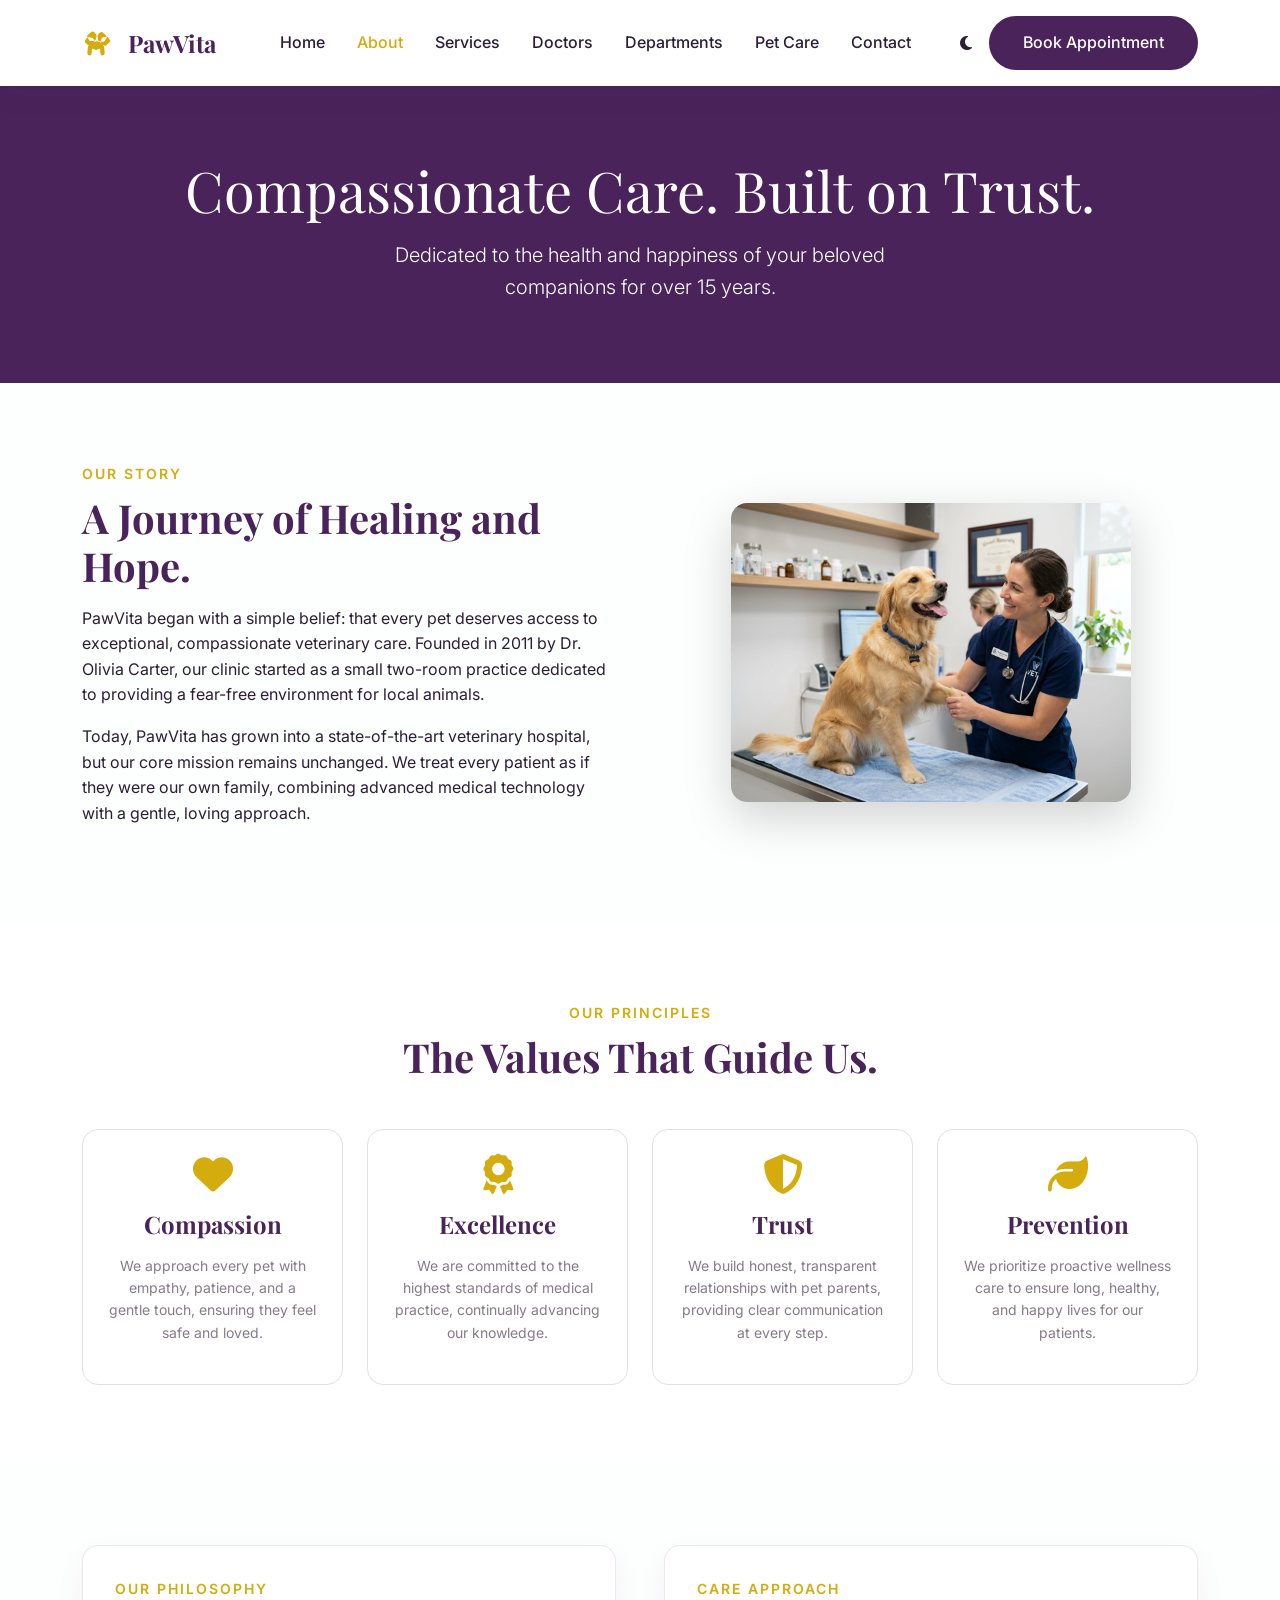
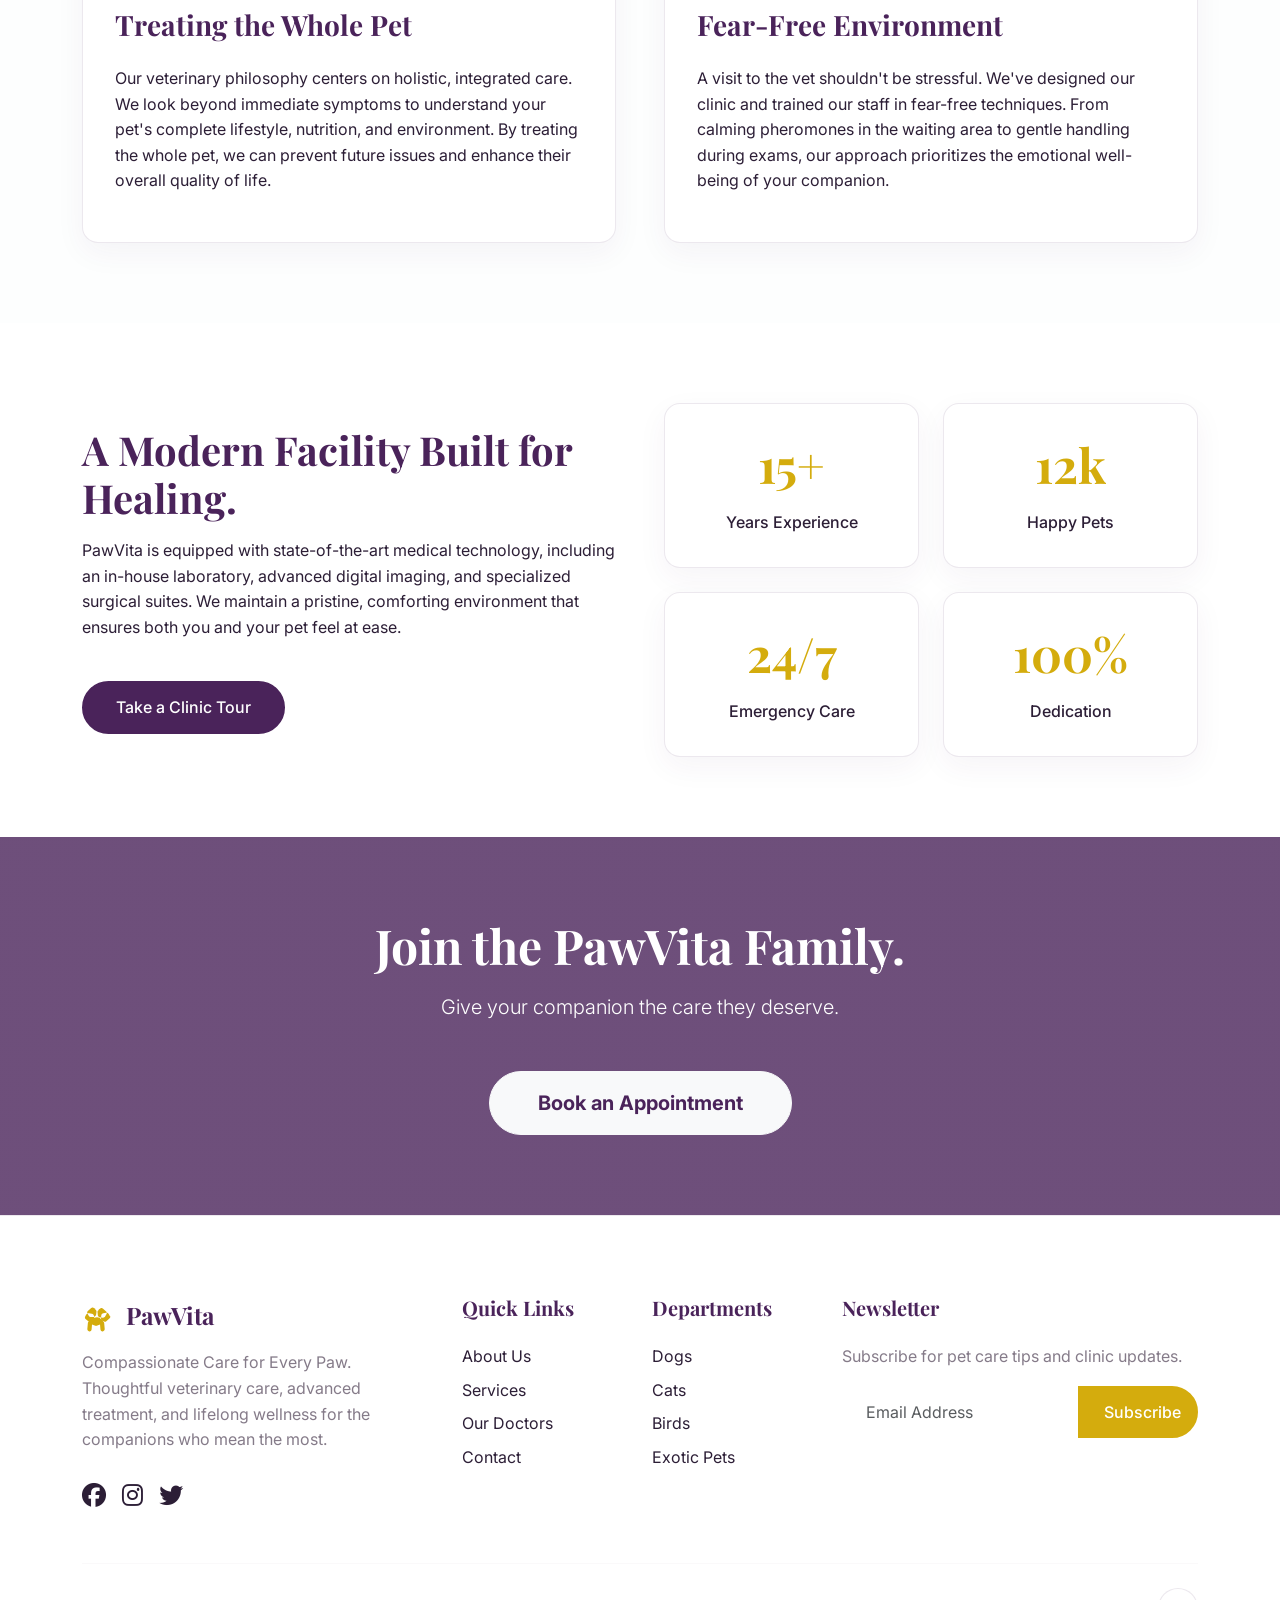
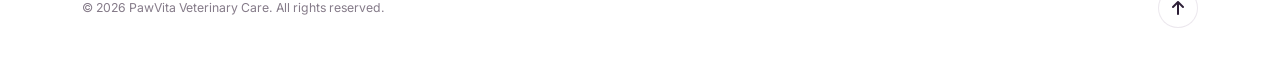
<file: about.html>
<!DOCTYPE html>
<html lang="en" dir="ltr" data-theme="light">
<head>
    <meta charset="UTF-8">
    <meta name="viewport" content="width=device-width, initial-scale=1.0">
    <title>About Us | PawVita Veterinary Care</title>
    <link rel="icon" href="assets/images/favicon.svg" type="image/svg+xml">
    
    <!-- Google Fonts -->
    <link rel="preconnect" href="https://fonts.googleapis.com">
    <link rel="preconnect" href="https://fonts.gstatic.com" crossorigin>
    <link href="https://fonts.googleapis.com/css2?family=Inter:wght@300;400;500;600&family=Playfair+Display:wght@500;600;700&display=swap" rel="stylesheet">
    
    <!-- Bootstrap 5 CSS -->
    <link href="https://cdn.jsdelivr.net/npm/bootstrap@5.3.2/dist/css/bootstrap.min.css" rel="stylesheet">
    
    <!-- Font Awesome -->
    <link rel="stylesheet" href="https://cdnjs.cloudflare.com/ajax/libs/font-awesome/6.4.2/css/all.min.css">
    
    <!-- Custom CSS -->
    <link rel="stylesheet" href="assets/css/style.css">

    <style>
        .page-hero {
            padding: 156px 0 80px;
            background-color: var(--pv-primary);
            color: var(--pv-white);
            text-align: center;
        }
        .value-icon {
            font-size: 2.5rem;
            color: var(--pv-accent);
            margin-bottom: 1rem;
        }
        .stat-card {
            background-color: var(--theme-surface);
            border-radius: 1rem;
            padding: 2rem;
            text-align: center;
            border: 1px solid var(--theme-border);
            box-shadow: var(--theme-shadow);
            height: 100%;
            display: flex;
            flex-direction: column;
            align-items: center;
            justify-content: center;
        }
        .cta-section {
            background: linear-gradient(rgba(74, 35, 90, 0.8), rgba(74, 35, 90, 0.8)), url('https://images.unsplash.com/photo-1548199973-03cce0bbc87b?auto=format&fit=crop&w=1920&q=80') center/cover fixed;
            color: white;
            text-align: center;
        }
        .cta-section h2 {
            color: white;
        }

        footer {
            background-color: var(--theme-surface);
            color: var(--theme-text);
            padding: 5rem 0 2rem;
            border-top: 1px solid var(--theme-border);
        }
        footer a {
            color: var(--theme-text);
            text-decoration: none;
            transition: color 0.3s ease;
        }
        footer a:hover {
            color: var(--pv-accent);
        }
    </style>
</head>
<body>

    <!-- Header -->
    <nav class="navbar navbar-expand-xl fixed-top">
        <div class="container">
            <a class="navbar-brand" href="index.html">
                <svg xmlns="http://www.w3.org/2000/svg" viewBox="0 0 512 512" width="30" height="30" class="me-2" style="vertical-align: middle;">
  <path fill="var(--pv-accent)" d="M226.5 92.9c14.3 7.3 22.8 23 20.9 39.3l-5.6 48.7c-2 17.5-16.1 31.8-33.5 34.6l-50.5 7.9c-16 2.5-31.9-5-40-19.1l-24.9-43.2c-8-13.8-5.3-31.5 6.6-42.3L157 68.3c10-9.1 24.6-11.2 36.8-5.1l32.7 19.7zM285.5 92.9l32.7-19.7c12.2-6.1 26.8-4 36.8 5.1l57.5 50.5c11.9 10.8 14.6 28.5 6.6 42.3l-24.9 43.2c-8.1 14.1-24 21.6-40 19.1l-50.5-7.9c-17.4-2.8-31.5-17.1-33.5-34.6l-5.6-48.7c-1.9-16.3 6.6-32 20.9-39.3zm193.3 118.8l-24.9-43.2c-8.1-14.1-24-21.6-40-19.1l-50.5 7.9c-17.4 2.8-31.5 17.1-33.5 34.6l-5.6 48.7c-1.9 16.3 6.6 32 20.9 39.3l32.7 19.7c12.2 6.1 26.8 4 36.8-5.1l57.5-50.5c11.9-10.8 14.6-28.5 6.6-42.3zm-399.7-43.2l-24.9 43.2c-8 13.8-5.3 31.5 6.6 42.3l57.5 50.5c10 9.1 24.6 11.2 36.8 5.1l32.7-19.7c14.3-7.3 22.8-23 20.9-39.3l-5.6-48.7c-2-17.5-16.1-31.8-33.5-34.6l-50.5-7.9c-16-2.5-31.9 5-40 19.1zM256 224c-15.5 0-30.8 4.2-43.9 12.1L124.9 288c-14.3 8.3-23.7 23-25.1 39.5l-8.6 100.9c-1.7 20.1 12.9 37.8 33 39.5s37.8-12.9 39.5-33l7.3-86.4 56.6 23.3c7.5 3.1 15.9 3.1 23.5 0l56.6-23.3 7.3 86.4c1.7 20.1 19.4 34.7 39.5 33s34.7-19.4 33-39.5l-8.6-100.9c-1.4-16.5-10.8-31.2-25.1-39.5L299.9 236.1C286.8 228.2 271.5 224 256 224z"/>
</svg> PawVita
            </a>
            <div class="d-flex align-items-center order-xl-last ms-auto gap-3">
                <button class="btn btn-link text-decoration-none p-0" id="themeToggle" style="color: var(--theme-text);">
                    <i class="fas fa-moon fs-5"></i>
                </button>
                <a href="booking.html" class="btn-primary-custom d-none d-xl-block">Book Appointment</a>
                <button class="navbar-toggler border-0 shadow-none p-0" type="button" data-bs-toggle="collapse" data-bs-target="#mainNav" aria-controls="mainNav" aria-expanded="false" aria-label="Toggle navigation">
                    <i class="fas fa-bars fs-3" style="color: var(--theme-text);"></i>
                </button>
            </div>
            <div class="collapse navbar-collapse" id="mainNav">
                <ul class="navbar-nav mx-auto mb-2 mb-xl-0">
                    <li class="nav-item"><a class="nav-link" href="index.html">Home</a></li>
                    <li class="nav-item"><a class="nav-link active" href="about.html">About</a></li>
                    <li class="nav-item"><a class="nav-link" href="services.html">Services</a></li>
                    <li class="nav-item"><a class="nav-link" href="doctors.html">Doctors</a></li>
                    <li class="nav-item"><a class="nav-link" href="departments.html">Departments</a></li>
                    <li class="nav-item"><a class="nav-link" href="pet-care.html">Pet Care</a></li>
                    <li class="nav-item"><a class="nav-link" href="contact.html">Contact</a></li>
                </ul>

                <div class="d-xl-none mt-3 mb-2">
                    <a href="booking.html" class="btn-primary-custom w-100 d-block text-center rounded-pill py-2">Book Appointment</a>
                </div>
            </div>
        </div>
    </nav>

    <!-- Page Hero -->
    <section class="page-hero reveal fade-up">
        <div class="container">
            <h1 class="display-4 mb-3" style="color: var(--pv-white);">Compassionate Care. Built on Trust.</h1>
            <p class="lead" style="color: rgba(255,255,255,0.8); max-width: 600px; margin: 0 auto;">Dedicated to the health and happiness of your beloved companions for over 15 years.</p>
        </div>
    </section>

    <!-- Our Story -->
    <section class="section-padding">
        <div class="container">
            <div class="row align-items-center g-5">
                <div class="col-lg-6 reveal slide-left">
                    <span class="section-subtitle">Our Story</span>
                    <h2 class="section-title">A Journey of Healing and Hope.</h2>
                    <p>PawVita began with a simple belief: that every pet deserves access to exceptional, compassionate veterinary care. Founded in 2011 by Dr. Olivia Carter, our clinic started as a small two-room practice dedicated to providing a fear-free environment for local animals.</p>
                    <p>Today, PawVita has grown into a state-of-the-art veterinary hospital, but our core mission remains unchanged. We treat every patient as if they were our own family, combining advanced medical technology with a gentle, loving approach.</p>
                </div>
                <div class="col-lg-6 reveal slide-right delay-200">
                    <img src="assets/images/about-story.jpg" alt="Veterinarian with dog" class="img-fluid rounded-4 shadow-lg w-75 mx-auto d-block">
                </div>
            </div>
        </div>
    </section>

    <!-- Our Values -->
    <section class="section-padding" style="background-color: var(--theme-surface);">
        <div class="container">
            <div class="text-center mb-5 reveal fade-up">
                <span class="section-subtitle">Our Principles</span>
                <h2 class="section-title">The Values That Guide Us.</h2>
            </div>
            <div class="row g-4 text-center">
                <div class="col-md-6 col-lg-3 reveal scale-in delay-100">
                    <div class="p-4 h-100 border border-1 rounded-4" style="border-color: var(--theme-border);">
                        <i class="fas fa-heart value-icon"></i>
                        <h4 class="mb-3">Compassion</h4>
                        <p class="text-muted small">We approach every pet with empathy, patience, and a gentle touch, ensuring they feel safe and loved.</p>
                    </div>
                </div>
                <div class="col-md-6 col-lg-3 reveal scale-in delay-200">
                    <div class="p-4 h-100 border border-1 rounded-4" style="border-color: var(--theme-border);">
                        <i class="fas fa-award value-icon"></i>
                        <h4 class="mb-3">Excellence</h4>
                        <p class="text-muted small">We are committed to the highest standards of medical practice, continually advancing our knowledge.</p>
                    </div>
                </div>
                <div class="col-md-6 col-lg-3 reveal scale-in delay-300">
                    <div class="p-4 h-100 border border-1 rounded-4" style="border-color: var(--theme-border);">
                        <i class="fas fa-shield-alt value-icon"></i>
                        <h4 class="mb-3">Trust</h4>
                        <p class="text-muted small">We build honest, transparent relationships with pet parents, providing clear communication at every step.</p>
                    </div>
                </div>
                <div class="col-md-6 col-lg-3 reveal scale-in delay-400">
                    <div class="p-4 h-100 border border-1 rounded-4" style="border-color: var(--theme-border);">
                        <i class="fas fa-leaf value-icon"></i>
                        <h4 class="mb-3">Prevention</h4>
                        <p class="text-muted small">We prioritize proactive wellness care to ensure long, healthy, and happy lives for our patients.</p>
                    </div>
                </div>
            </div>
        </div>
    </section>

    <!-- Philosophy & Approach -->
    <section class="section-padding">
        <div class="container">
            <div class="row g-5">
                <div class="col-lg-6 reveal slide-up">
                    <div class="custom-card">
                        <span class="section-subtitle">Our Philosophy</span>
                        <h3 class="mb-4" style="font-family: var(--font-heading); color: var(--theme-heading);">Treating the Whole Pet</h3>
                        <p>Our veterinary philosophy centers on holistic, integrated care. We look beyond immediate symptoms to understand your pet's complete lifestyle, nutrition, and environment. By treating the whole pet, we can prevent future issues and enhance their overall quality of life.</p>
                    </div>
                </div>
                <div class="col-lg-6 reveal slide-up delay-200">
                    <div class="custom-card">
                        <span class="section-subtitle">Care Approach</span>
                        <h3 class="mb-4" style="font-family: var(--font-heading); color: var(--theme-heading);">Fear-Free Environment</h3>
                        <p>A visit to the vet shouldn't be stressful. We've designed our clinic and trained our staff in fear-free techniques. From calming pheromones in the waiting area to gentle handling during exams, our approach prioritizes the emotional well-being of your companion.</p>
                    </div>
                </div>
            </div>
        </div>
    </section>

    <!-- Facility & Milestones -->
    <section class="section-padding" style="background-color: var(--theme-surface);">
        <div class="container">
            <div class="row align-items-center g-5">
                <div class="col-lg-6 reveal slide-left">
                    <h2 class="section-title">A Modern Facility Built for Healing.</h2>
                    <p class="mb-4">PawVita is equipped with state-of-the-art medical technology, including an in-house laboratory, advanced digital imaging, and specialized surgical suites. We maintain a pristine, comforting environment that ensures both you and your pet feel at ease.</p>
                    <a href="contact.html" class="btn-primary-custom mt-3">Take a Clinic Tour</a>
                </div>
                <div class="col-lg-6">
                    <div class="row g-4">
                        <div class="col-6 reveal scale-in delay-100">
                            <div class="stat-card">
                                <h3 class="display-5 fw-bold" style="color: var(--pv-accent);">15+</h3>
                                <p class="mb-0 fw-medium">Years Experience</p>
                            </div>
                        </div>
                        <div class="col-6 reveal scale-in delay-200">
                            <div class="stat-card">
                                <h3 class="display-5 fw-bold" style="color: var(--pv-accent);">12k</h3>
                                <p class="mb-0 fw-medium">Happy Pets</p>
                            </div>
                        </div>
                        <div class="col-6 reveal scale-in delay-300">
                            <div class="stat-card">
                                <h3 class="display-5 fw-bold" style="color: var(--pv-accent);">24/7</h3>
                                <p class="mb-0 fw-medium">Emergency Care</p>
                            </div>
                        </div>
                        <div class="col-6 reveal scale-in delay-400">
                            <div class="stat-card">
                                <h3 class="display-5 fw-bold" style="color: var(--pv-accent);">100%</h3>
                                <p class="mb-0 fw-medium">Dedication</p>
                            </div>
                        </div>
                    </div>
                </div>
            </div>
        </div>
    </section>

    <!-- Section 12: Appointment CTA -->
    <section class="cta-section section-padding">
        <div class="container reveal scale-in text-center">
            <h2 class="mb-3 display-5 fw-bold text-center">Join the PawVita Family.</h2>
            <p class="lead mb-5 text-center mx-auto">Give your companion the care they deserve.</p>
            <div class="text-center">
                <a href="booking.html" class="btn btn-light btn-lg px-5 py-3 rounded-pill fw-bold" style="color: var(--pv-primary);">Book an Appointment</a>
            </div>
        </div>
    </section>

    <!-- Footer -->
    <footer>
        <div class="container">
            <div class="row g-4 reveal fade-up">
                <div class="col-lg-4 pe-lg-5">
                    <a class="navbar-brand mb-3 d-inline-block" style="color: var(--theme-heading);" href="index.html">
                        <svg xmlns="http://www.w3.org/2000/svg" viewBox="0 0 512 512" width="30" height="30" class="me-2" style="vertical-align: middle;">
  <path fill="var(--pv-accent)" d="M226.5 92.9c14.3 7.3 22.8 23 20.9 39.3l-5.6 48.7c-2 17.5-16.1 31.8-33.5 34.6l-50.5 7.9c-16 2.5-31.9-5-40-19.1l-24.9-43.2c-8-13.8-5.3-31.5 6.6-42.3L157 68.3c10-9.1 24.6-11.2 36.8-5.1l32.7 19.7zM285.5 92.9l32.7-19.7c12.2-6.1 26.8-4 36.8 5.1l57.5 50.5c11.9 10.8 14.6 28.5 6.6 42.3l-24.9 43.2c-8.1 14.1-24 21.6-40 19.1l-50.5-7.9c-17.4-2.8-31.5-17.1-33.5-34.6l-5.6-48.7c-1.9-16.3 6.6-32 20.9-39.3zm193.3 118.8l-24.9-43.2c-8.1-14.1-24-21.6-40-19.1l-50.5 7.9c-17.4 2.8-31.5 17.1-33.5 34.6l-5.6 48.7c-1.9 16.3 6.6 32 20.9 39.3l32.7 19.7c12.2 6.1 26.8 4 36.8-5.1l57.5-50.5c11.9-10.8 14.6-28.5 6.6-42.3zm-399.7-43.2l-24.9 43.2c-8 13.8-5.3 31.5 6.6 42.3l57.5 50.5c10 9.1 24.6 11.2 36.8 5.1l32.7-19.7c14.3-7.3 22.8-23 20.9-39.3l-5.6-48.7c-2-17.5-16.1-31.8-33.5-34.6l-50.5-7.9c-16-2.5-31.9 5-40 19.1zM256 224c-15.5 0-30.8 4.2-43.9 12.1L124.9 288c-14.3 8.3-23.7 23-25.1 39.5l-8.6 100.9c-1.7 20.1 12.9 37.8 33 39.5s37.8-12.9 39.5-33l7.3-86.4 56.6 23.3c7.5 3.1 15.9 3.1 23.5 0l56.6-23.3 7.3 86.4c1.7 20.1 19.4 34.7 39.5 33s34.7-19.4 33-39.5l-8.6-100.9c-1.4-16.5-10.8-31.2-25.1-39.5L299.9 236.1C286.8 228.2 271.5 224 256 224z"/>
</svg> PawVita
                    </a>
                    <p class="mb-4 text-muted">Compassionate Care for Every Paw. Thoughtful veterinary care, advanced treatment, and lifelong wellness for the companions who mean the most.</p>
                    <div class="d-flex gap-3">
                        <a href="#" class="fs-4"><i class="fab fa-facebook"></i></a>
                        <a href="#" class="fs-4"><i class="fab fa-instagram"></i></a>
                        <a href="#" class="fs-4"><i class="fab fa-twitter"></i></a>
                    </div>
                </div>
                <div class="col-md-4 col-lg-2">
                    <h5 class="fw-bold mb-4">Quick Links</h5>
                    <ul class="list-unstyled d-flex flex-column gap-2">
                        <li><a href="about.html">About Us</a></li>
                        <li><a href="services.html">Services</a></li>
                        <li><a href="doctors.html">Our Doctors</a></li>
                        <li><a href="contact.html">Contact</a></li>
                    </ul>
                </div>
                <div class="col-md-4 col-lg-2">
                    <h5 class="fw-bold mb-4">Departments</h5>
                    <ul class="list-unstyled d-flex flex-column gap-2">
                        <li><a href="departments.html">Dogs</a></li>
                        <li><a href="departments.html">Cats</a></li>
                        <li><a href="departments.html">Birds</a></li>
                        <li><a href="departments.html">Exotic Pets</a></li>
                    </ul>
                </div>
                <div class="col-md-4 col-lg-4">
                    <h5 class="fw-bold mb-4">Newsletter</h5>
                    <p class="text-muted">Subscribe for pet care tips and clinic updates.</p>
                    <form class="d-flex mt-3">
                        <input type="email" class="form-control rounded-pill rounded-end-0 border-0 shadow-none px-4" placeholder="Email Address">
                        <button class="btn btn-accent-custom rounded-pill rounded-start-0 px-4 m-0" type="submit" style="min-width: 120px;">Subscribe</button>
                    </form>
                </div>
            </div>
            <hr class="mt-5 mb-4" style="border-color: var(--theme-border);">
            <div class="d-flex flex-column flex-md-row justify-content-between align-items-center text-muted small">
                <small>&copy; 2026 PawVita Veterinary Care. All rights reserved.</small>
                <a href="#" class="btn rounded-circle mt-3 mt-md-0" style="background-color: var(--theme-surface); color: var(--theme-text); border: 1px solid var(--theme-border); width: 40px; height: 40px; display: flex; align-items: center; justify-content: center; text-decoration: none; transition: background-color 0.3s ease;" title="Back to Top" onmouseover="this.style.backgroundColor='var(--theme-border)'" onmouseout="this.style.backgroundColor='var(--theme-surface)'">
                    <i class="fas fa-arrow-up"></i>
                </a>
            </div>
        </div>
    </footer>

    <!-- Bootstrap 5 JS -->
    <script src="https://cdn.jsdelivr.net/npm/bootstrap@5.3.2/dist/js/bootstrap.bundle.min.js"></script>
    <script src="assets/js/script.js"></script>
</body>
</html>
</file>
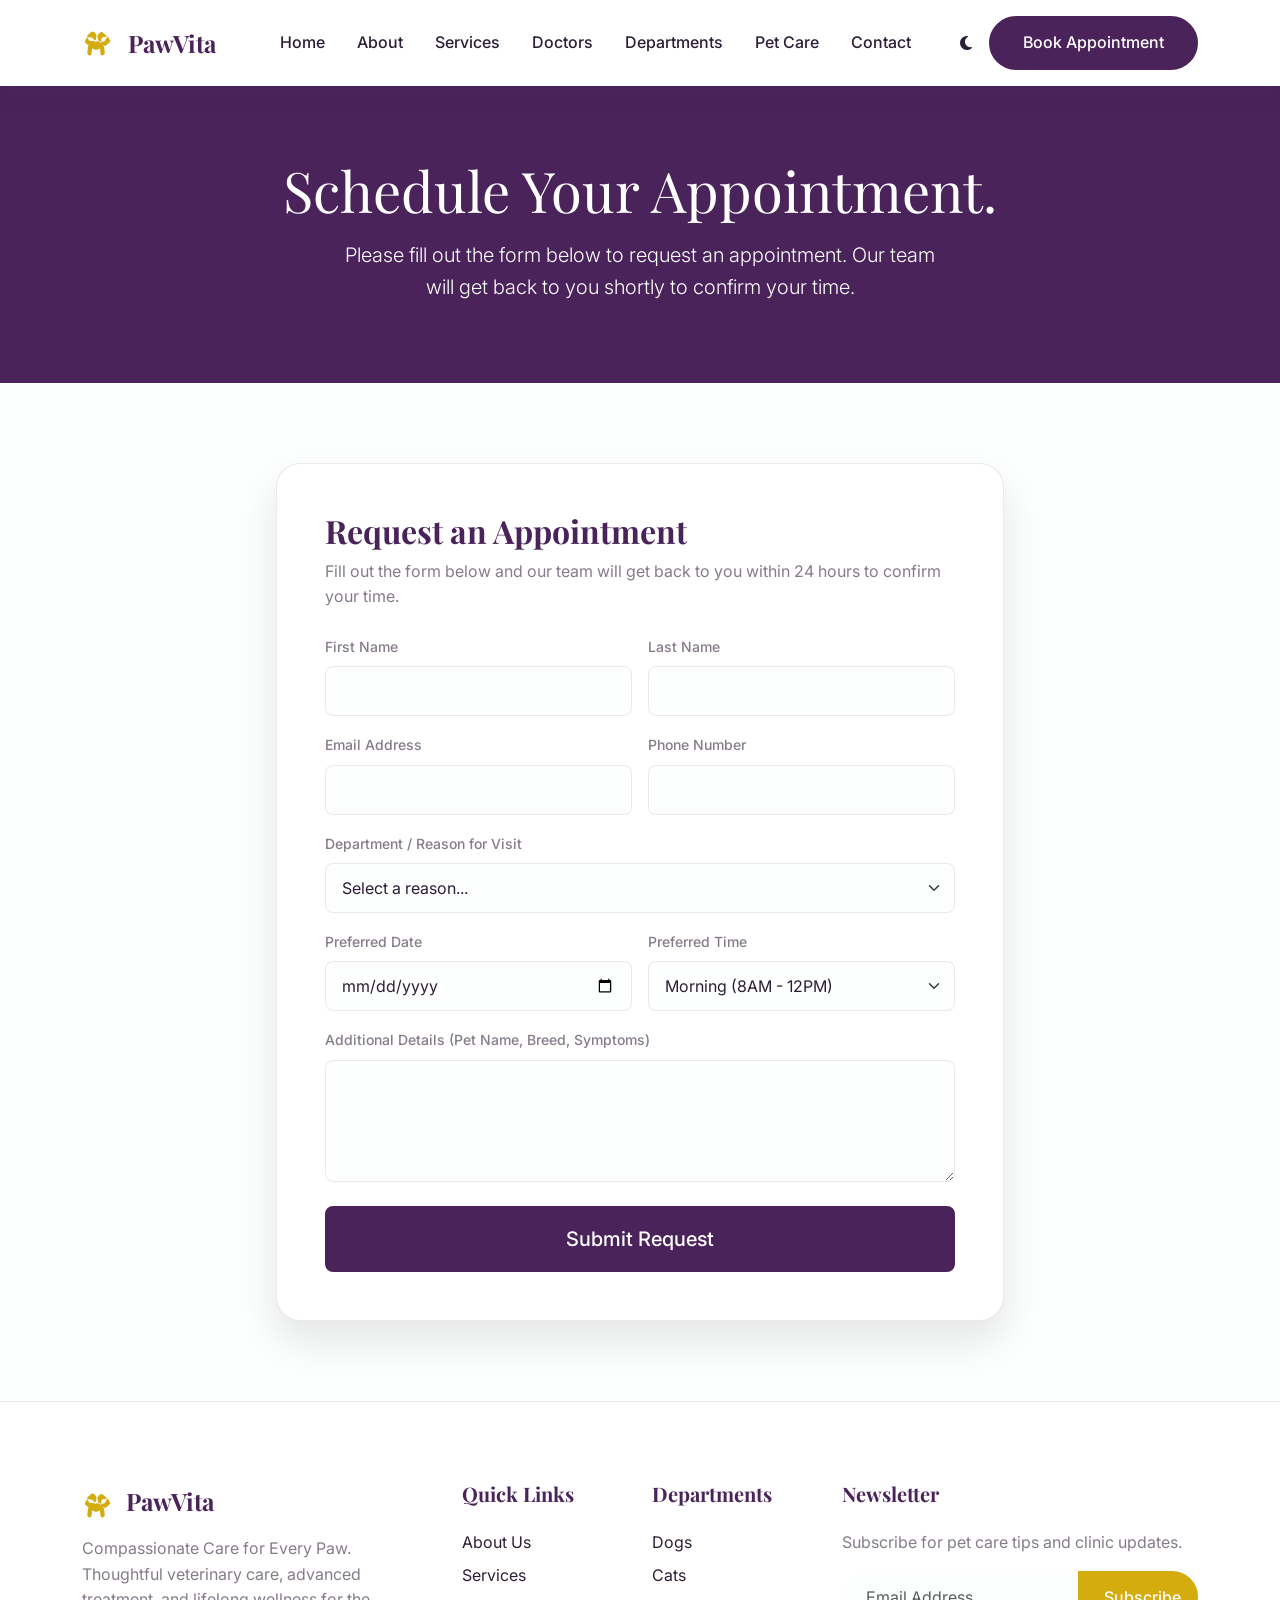
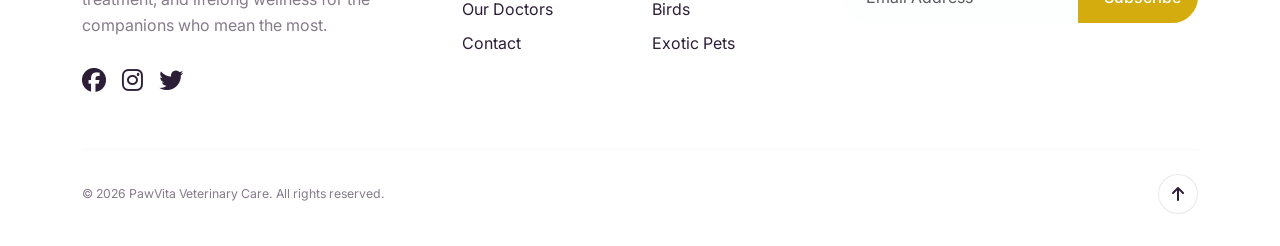
<file: booking.html>
<!DOCTYPE html>
<html lang="en" dir="ltr" data-theme="light">
<head>
    <meta charset="UTF-8">
    <meta name="viewport" content="width=device-width, initial-scale=1.0">
    <title>Book Appointment | PawVita Veterinary Care</title>
    <link rel="icon" href="assets/images/favicon.svg" type="image/svg+xml">
    
    <!-- Google Fonts -->
    <link rel="preconnect" href="https://fonts.googleapis.com">
    <link rel="preconnect" href="https://fonts.gstatic.com" crossorigin>
    <link href="https://fonts.googleapis.com/css2?family=Inter:wght@300;400;500;600&family=Playfair+Display:wght@500;600;700&display=swap" rel="stylesheet">
    
    <!-- Bootstrap 5 CSS -->
    <link href="https://cdn.jsdelivr.net/npm/bootstrap@5.3.2/dist/css/bootstrap.min.css" rel="stylesheet">
    
    <!-- Font Awesome -->
    <link rel="stylesheet" href="https://cdnjs.cloudflare.com/ajax/libs/font-awesome/6.4.2/css/all.min.css">
    
    <!-- Custom CSS -->
    <link rel="stylesheet" href="assets/css/style.css">

    <style>
        .page-hero {
            padding: 156px 0 80px;
            background-color: var(--pv-primary);
            color: var(--pv-white);
            text-align: center;
        }
        .contact-info-card {
            background-color: var(--theme-surface);
            border-radius: 1rem;
            padding: 2.5rem;
            text-align: center;
            border: 1px solid var(--theme-border);
            box-shadow: var(--theme-shadow);
            height: 100%;
            transition: transform 0.3s ease;
        }
        .contact-info-card:hover {
            transform: translateY(-5px);
        }
        .contact-icon {
            width: 70px;
            height: 70px;
            background-color: var(--pv-secondary);
            color: var(--pv-dark);
            border-radius: 50%;
            display: flex;
            align-items: center;
            justify-content: center;
            font-size: 1.75rem;
            margin: 0 auto 1.5rem;
        }
        .booking-form-card {
            background-color: var(--theme-surface);
            border-radius: 1.5rem;
            padding: 3rem;
            box-shadow: 0 20px 40px rgba(0,0,0,0.1);
            border: 1px solid var(--theme-border);
        }
        .form-control, .form-select {
            background-color: var(--theme-bg);
            border: 1px solid var(--theme-border);
            color: var(--theme-text);
            padding: 0.75rem 1rem;
            border-radius: 0.5rem;
        }
        .form-control:focus, .form-select:focus {
            background-color: var(--theme-bg);
            border-color: var(--pv-primary);
            box-shadow: 0 0 0 0.25rem rgba(74, 35, 90, 0.25);
            color: var(--theme-text);
        }
        .map-container {
            border-radius: 1.5rem;
            overflow: hidden;
            height: 400px;
            box-shadow: var(--theme-shadow);
        }

        footer {
            background-color: var(--theme-surface);
            color: var(--theme-text);
            padding: 5rem 0 2rem;
            border-top: 1px solid var(--theme-border);
        }
        footer a {
            color: var(--theme-text);
            text-decoration: none;
            transition: color 0.3s ease;
        }
        footer a:hover {
            color: var(--pv-accent);
        }
    </style>
</head>
<body>

    <!-- Header -->
    <nav class="navbar navbar-expand-xl fixed-top">
        <div class="container">
            <a class="navbar-brand" href="index.html">
                <svg xmlns="http://www.w3.org/2000/svg" viewBox="0 0 512 512" width="30" height="30" class="me-2" style="vertical-align: middle;">
  <path fill="var(--pv-accent)" d="M226.5 92.9c14.3 7.3 22.8 23 20.9 39.3l-5.6 48.7c-2 17.5-16.1 31.8-33.5 34.6l-50.5 7.9c-16 2.5-31.9-5-40-19.1l-24.9-43.2c-8-13.8-5.3-31.5 6.6-42.3L157 68.3c10-9.1 24.6-11.2 36.8-5.1l32.7 19.7zM285.5 92.9l32.7-19.7c12.2-6.1 26.8-4 36.8 5.1l57.5 50.5c11.9 10.8 14.6 28.5 6.6 42.3l-24.9 43.2c-8.1 14.1-24 21.6-40 19.1l-50.5-7.9c-17.4-2.8-31.5-17.1-33.5-34.6l-5.6-48.7c-1.9-16.3 6.6-32 20.9-39.3zm193.3 118.8l-24.9-43.2c-8.1-14.1-24-21.6-40-19.1l-50.5 7.9c-17.4 2.8-31.5 17.1-33.5 34.6l-5.6 48.7c-1.9 16.3 6.6 32 20.9 39.3l32.7 19.7c12.2 6.1 26.8 4 36.8-5.1l57.5-50.5c11.9-10.8 14.6-28.5 6.6-42.3zm-399.7-43.2l-24.9 43.2c-8 13.8-5.3 31.5 6.6 42.3l57.5 50.5c10 9.1 24.6 11.2 36.8 5.1l32.7-19.7c14.3-7.3 22.8-23 20.9-39.3l-5.6-48.7c-2-17.5-16.1-31.8-33.5-34.6l-50.5-7.9c-16-2.5-31.9 5-40 19.1zM256 224c-15.5 0-30.8 4.2-43.9 12.1L124.9 288c-14.3 8.3-23.7 23-25.1 39.5l-8.6 100.9c-1.7 20.1 12.9 37.8 33 39.5s37.8-12.9 39.5-33l7.3-86.4 56.6 23.3c7.5 3.1 15.9 3.1 23.5 0l56.6-23.3 7.3 86.4c1.7 20.1 19.4 34.7 39.5 33s34.7-19.4 33-39.5l-8.6-100.9c-1.4-16.5-10.8-31.2-25.1-39.5L299.9 236.1C286.8 228.2 271.5 224 256 224z"/>
</svg> PawVita
            </a>
            <div class="d-flex align-items-center order-xl-last ms-auto gap-3">
                <button class="btn btn-link text-decoration-none p-0" id="themeToggle" style="color: var(--theme-text);">
                    <i class="fas fa-moon fs-5"></i>
                </button>
                <a href="booking.html" class="btn-primary-custom d-none d-xl-block">Book Appointment</a>
                <button class="navbar-toggler border-0 shadow-none p-0" type="button" data-bs-toggle="collapse" data-bs-target="#mainNav" aria-controls="mainNav" aria-expanded="false" aria-label="Toggle navigation">
                    <i class="fas fa-bars fs-3" style="color: var(--theme-text);"></i>
                </button>
            </div>
            <div class="collapse navbar-collapse" id="mainNav">
                <ul class="navbar-nav mx-auto mb-2 mb-xl-0">
                    <li class="nav-item"><a class="nav-link" href="index.html">Home</a></li>
                    <li class="nav-item"><a class="nav-link" href="about.html">About</a></li>
                    <li class="nav-item"><a class="nav-link" href="services.html">Services</a></li>
                    <li class="nav-item"><a class="nav-link" href="doctors.html">Doctors</a></li>
                    <li class="nav-item"><a class="nav-link" href="departments.html">Departments</a></li>
                    <li class="nav-item"><a class="nav-link" href="pet-care.html">Pet Care</a></li>
                    <li class="nav-item"><a class="nav-link" href="contact.html">Contact</a></li>
                </ul>

                <div class="d-xl-none mt-3 mb-2">
                    <a href="booking.html" class="btn-primary-custom w-100 d-block text-center rounded-pill py-2">Book Appointment</a>
                </div>
            </div>
        </div>
    </nav>

    <!-- Page Hero -->
    <section class="page-hero reveal fade-up">
        <div class="container">
            <h1 class="display-4 mb-3" style="color: var(--pv-white);">Schedule Your Appointment.</h1>
            <p class="lead" style="color: rgba(255,255,255,0.8); max-width: 600px; margin: 0 auto;">Please fill out the form below to request an appointment. Our team will get back to you shortly to confirm your time.</p>
        </div>
    </section>

    <!-- Booking Form & Map -->
    <section class="section-padding" id="bookingForm">
        <div class="container">
            <div class="row g-5 align-items-center">
                <div class="col-lg-8 mx-auto reveal fade-up">
                    <div class="booking-form-card">
                        <h2 class="mb-2 fw-bold" style="font-family: var(--font-heading); color: var(--theme-heading);">Request an Appointment</h2>
                        <p class="text-muted mb-4">Fill out the form below and our team will get back to you within 24 hours to confirm your time.</p>
                        
                        <form>
                            <div class="row g-3">
                                <div class="col-md-6">
                                    <label class="form-label text-muted small fw-medium">First Name</label>
                                    <input type="text" class="form-control" required>
                                </div>
                                <div class="col-md-6">
                                    <label class="form-label text-muted small fw-medium">Last Name</label>
                                    <input type="text" class="form-control" required>
                                </div>
                                <div class="col-md-6">
                                    <label class="form-label text-muted small fw-medium">Email Address</label>
                                    <input type="email" class="form-control" required>
                                </div>
                                <div class="col-md-6">
                                    <label class="form-label text-muted small fw-medium">Phone Number</label>
                                    <input type="tel" class="form-control" required>
                                </div>
                                <div class="col-12">
                                    <label class="form-label text-muted small fw-medium">Department / Reason for Visit</label>
                                    <select class="form-select" required>
                                        <option value="" selected disabled>Select a reason...</option>
                                        <option value="wellness">Routine Wellness Exam</option>
                                        <option value="vaccination">Vaccinations</option>
                                        <option value="dental">Dental Care</option>
                                        <option value="illness">Sick Pet / Illness</option>
                                        <option value="other">Other</option>
                                    </select>
                                </div>
                                <div class="col-md-6">
                                    <label class="form-label text-muted small fw-medium">Preferred Date</label>
                                    <input type="date" class="form-control">
                                </div>
                                <div class="col-md-6">
                                    <label class="form-label text-muted small fw-medium">Preferred Time</label>
                                    <select class="form-select">
                                        <option value="morning">Morning (8AM - 12PM)</option>
                                        <option value="afternoon">Afternoon (12PM - 4PM)</option>
                                        <option value="evening">Evening (4PM - 8PM)</option>
                                    </select>
                                </div>
                                <div class="col-12">
                                    <label class="form-label text-muted small fw-medium">Additional Details (Pet Name, Breed, Symptoms)</label>
                                    <textarea class="form-control" rows="4"></textarea>
                                </div>
                                <div class="col-12 mt-4">
                                    <button type="submit" class="btn btn-primary-custom w-100 py-3 rounded-3 fs-5">Submit Request</button>
                                </div>
                            </div>
                        </form>
                    </div>
                </div>
                </div>
        </div>
    </section>

    <!-- Footer -->
    <footer>
        <div class="container">
            <div class="row g-4 reveal fade-up">
                <div class="col-lg-4 pe-lg-5">
                    <a class="navbar-brand mb-3 d-inline-block" style="color: var(--theme-heading);" href="index.html">
                        <svg xmlns="http://www.w3.org/2000/svg" viewBox="0 0 512 512" width="30" height="30" class="me-2" style="vertical-align: middle;">
  <path fill="var(--pv-accent)" d="M226.5 92.9c14.3 7.3 22.8 23 20.9 39.3l-5.6 48.7c-2 17.5-16.1 31.8-33.5 34.6l-50.5 7.9c-16 2.5-31.9-5-40-19.1l-24.9-43.2c-8-13.8-5.3-31.5 6.6-42.3L157 68.3c10-9.1 24.6-11.2 36.8-5.1l32.7 19.7zM285.5 92.9l32.7-19.7c12.2-6.1 26.8-4 36.8 5.1l57.5 50.5c11.9 10.8 14.6 28.5 6.6 42.3l-24.9 43.2c-8.1 14.1-24 21.6-40 19.1l-50.5-7.9c-17.4-2.8-31.5-17.1-33.5-34.6l-5.6-48.7c-1.9-16.3 6.6-32 20.9-39.3zm193.3 118.8l-24.9-43.2c-8.1-14.1-24-21.6-40-19.1l-50.5 7.9c-17.4 2.8-31.5 17.1-33.5 34.6l-5.6 48.7c-1.9 16.3 6.6 32 20.9 39.3l32.7 19.7c12.2 6.1 26.8 4 36.8-5.1l57.5-50.5c11.9-10.8 14.6-28.5 6.6-42.3zm-399.7-43.2l-24.9 43.2c-8 13.8-5.3 31.5 6.6 42.3l57.5 50.5c10 9.1 24.6 11.2 36.8 5.1l32.7-19.7c14.3-7.3 22.8-23 20.9-39.3l-5.6-48.7c-2-17.5-16.1-31.8-33.5-34.6l-50.5-7.9c-16-2.5-31.9 5-40 19.1zM256 224c-15.5 0-30.8 4.2-43.9 12.1L124.9 288c-14.3 8.3-23.7 23-25.1 39.5l-8.6 100.9c-1.7 20.1 12.9 37.8 33 39.5s37.8-12.9 39.5-33l7.3-86.4 56.6 23.3c7.5 3.1 15.9 3.1 23.5 0l56.6-23.3 7.3 86.4c1.7 20.1 19.4 34.7 39.5 33s34.7-19.4 33-39.5l-8.6-100.9c-1.4-16.5-10.8-31.2-25.1-39.5L299.9 236.1C286.8 228.2 271.5 224 256 224z"/>
</svg> PawVita
                    </a>
                    <p class="mb-4 text-muted">Compassionate Care for Every Paw. Thoughtful veterinary care, advanced treatment, and lifelong wellness for the companions who mean the most.</p>
                    <div class="d-flex gap-3">
                        <a href="#" class="fs-4"><i class="fab fa-facebook"></i></a>
                        <a href="#" class="fs-4"><i class="fab fa-instagram"></i></a>
                        <a href="#" class="fs-4"><i class="fab fa-twitter"></i></a>
                    </div>
                </div>
                <div class="col-md-4 col-lg-2">
                    <h5 class="fw-bold mb-4">Quick Links</h5>
                    <ul class="list-unstyled d-flex flex-column gap-2">
                        <li><a href="about.html">About Us</a></li>
                        <li><a href="services.html">Services</a></li>
                        <li><a href="doctors.html">Our Doctors</a></li>
                        <li><a href="contact.html">Contact</a></li>
                    </ul>
                </div>
                <div class="col-md-4 col-lg-2">
                    <h5 class="fw-bold mb-4">Departments</h5>
                    <ul class="list-unstyled d-flex flex-column gap-2">
                        <li><a href="departments.html">Dogs</a></li>
                        <li><a href="departments.html">Cats</a></li>
                        <li><a href="departments.html">Birds</a></li>
                        <li><a href="departments.html">Exotic Pets</a></li>
                    </ul>
                </div>
                <div class="col-md-4 col-lg-4">
                    <h5 class="fw-bold mb-4">Newsletter</h5>
                    <p class="text-muted">Subscribe for pet care tips and clinic updates.</p>
                    <form class="d-flex mt-3">
                        <input type="email" class="form-control rounded-pill rounded-end-0 border-0 shadow-none px-4" placeholder="Email Address">
                        <button class="btn btn-accent-custom rounded-pill rounded-start-0 px-4 m-0" type="submit" style="min-width: 120px;">Subscribe</button>
                    </form>
                </div>
            </div>
            <hr class="mt-5 mb-4" style="border-color: var(--theme-border);">
            <div class="d-flex flex-column flex-md-row justify-content-between align-items-center text-muted small">
                <small>&copy; 2026 PawVita Veterinary Care. All rights reserved.</small>
                <a href="#" class="btn rounded-circle mt-3 mt-md-0" style="background-color: var(--theme-surface); color: var(--theme-text); border: 1px solid var(--theme-border); width: 40px; height: 40px; display: flex; align-items: center; justify-content: center; text-decoration: none; transition: background-color 0.3s ease;" title="Back to Top" onmouseover="this.style.backgroundColor='var(--theme-border)'" onmouseout="this.style.backgroundColor='var(--theme-surface)'">
                    <i class="fas fa-arrow-up"></i>
                </a>
            </div>
        </div>
    </footer>

    <!-- Bootstrap 5 JS -->
    <script src="https://cdn.jsdelivr.net/npm/bootstrap@5.3.2/dist/js/bootstrap.bundle.min.js"></script>
    <script src="assets/js/script.js"></script>
</body>
</html>
</file>
<file: assets/css/style.css>
@import url('https://fonts.googleapis.com/css2?family=Inter:wght@300;400;500;600&family=Playfair+Display:wght@500;600;700&display=swap');

:root {
  /* Brand Colors */
  --pv-primary: #4A235A; /* Royal Purple */
  --pv-secondary: #A3E4D7; /* Soft Mint */
  --pv-accent: #D4AC0D; /* Warm Gold */
  --pv-bg: #FDFEFE; /* Soft White */
  --pv-dark: #2C1E36; /* Dark Purple/Charcoal */
  --pv-white: #FFFFFF;
  --pv-muted: #857B89;

  /* Typography */
  --font-heading: 'Playfair Display', serif;
  --font-body: 'Inter', sans-serif;

  /* Current Theme Colors (Light Default) */
  --theme-bg: var(--pv-bg);
  --theme-surface: var(--pv-white);
  --theme-text: var(--pv-dark);
  --theme-text-muted: var(--pv-muted);
  --theme-heading: var(--pv-primary);
  --theme-border: rgba(74, 35, 90, 0.1);
  --theme-shadow: 0 10px 30px rgba(74, 35, 90, 0.05);
}

[data-theme="dark"] {
  --theme-bg: var(--pv-dark);
  --theme-surface: #1C1322;
  --theme-text: #E5E0E6;
  --theme-text-muted: var(--pv-secondary);
  --theme-heading: var(--pv-white);
  --theme-border: rgba(255, 255, 255, 0.1);
  --theme-shadow: 0 10px 30px rgba(0, 0, 0, 0.2);
}

[data-theme="dark"] .accordion-button::after {
  background-image: url("data:image/svg+xml,%3csvg xmlns='http://www.w3.org/2000/svg' viewBox='0 0 16 16' fill='%23fff'%3e%3cpath fill-rule='evenodd' d='M1.646 4.646a.5.5 0 0 1 .708 0L8 10.293l5.646-5.647a.5.5 0 0 1 .708.708l-6 6a.5.5 0 0 1-.708 0l-6-6a.5.5 0 0 1 0-.708z'/%3e%3c/svg%3e") !important;
}

html, body {
  overflow-x: hidden;
  width: 100%;
}

body {
  font-family: var(--font-body);
  background-color: var(--theme-bg);
  color: var(--theme-text);
  line-height: 1.6;
  transition: background-color 0.3s ease, color 0.3s ease;
  overflow-x: hidden;
}

h1, h2, h3, h4, h5, h6 {
  font-family: var(--font-heading);
  color: var(--theme-heading);
  font-weight: 700;
  margin-bottom: 1rem;
}

p {
  color: var(--theme-text);
  max-width: 750px;
}

.cta-section p, .page-hero p {
  color: white !important;
}

/* Base Styles & Utility */
.text-muted {
  color: var(--theme-text-muted) !important;
}

.section-padding {
  padding: 5rem 0;
}
.section-title {
  font-size: 2.5rem;
  margin-bottom: 1rem;
}
.section-subtitle {
  color: var(--pv-accent);
  font-weight: 600;
  text-transform: uppercase;
  letter-spacing: 2px;
  font-size: 0.875rem;
  margin-bottom: 0.5rem;
  display: block;
}

.btn-primary-custom {
  background-color: var(--pv-primary);
  color: var(--pv-white);
  padding: 0.75rem 2rem;
  border-radius: 50px;
  font-weight: 500;
  border: 2px solid var(--pv-primary);
  transition: all 0.3s ease;
  text-decoration: none;
  display: inline-block;
}
.btn-primary-custom:hover {
  background-color: transparent;
  color: var(--pv-primary);
}
[data-theme="dark"] .btn-primary-custom:hover {
  color: var(--pv-white);
  border-color: var(--pv-white);
}

.btn-accent-custom {
  background-color: var(--pv-accent);
  color: var(--pv-white);
  padding: 0.75rem 2rem;
  border-radius: 50px;
  font-weight: 500;
  border: 2px solid var(--pv-accent);
  transition: all 0.3s ease;
  text-decoration: none;
  display: inline-block;
}
.btn-accent-custom:hover {
  background-color: transparent;
  color: var(--pv-accent);
}

/* Header */
.navbar {
  transition: background-color 0.3s ease, box-shadow 0.3s ease, padding 0.3s ease;
  background-color: var(--theme-surface);
  box-shadow: var(--theme-shadow);
  padding: 1rem 0;
  z-index: 1030;
}
.navbar.scrolled {
  padding: 0.75rem 0;
}
.nav-link {
  color: var(--theme-text) !important;
  font-weight: 500;
  margin: 0 0.5rem;
  position: relative;
  transition: color 0.3s ease;
}
.nav-link:hover, .nav-link.active {
  color: var(--pv-accent) !important;
}
.navbar-brand {
  display: flex;
  align-items: center;
  gap: 0.5rem;
  font-family: var(--font-heading);
  font-weight: 700;
  color: var(--theme-heading) !important;
  font-size: 1.5rem;
}

/* Cards */
.custom-card {
  background-color: var(--theme-surface);
  border: 1px solid var(--theme-border);
  border-radius: 1rem;
  padding: 2rem;
  box-shadow: var(--theme-shadow);
  transition: transform 0.3s ease, box-shadow 0.3s ease;
  height: 100%;
}
.custom-card:hover {
  transform: translateY(-5px);
  box-shadow: 0 15px 35px rgba(22, 78, 74, 0.1);
}
[data-theme="dark"] .custom-card:hover {
  box-shadow: 0 15px 35px rgba(0, 0, 0, 0.3);
}



/* Animations Core */
.reveal {
  opacity: 0;
  visibility: hidden;
}
.reveal.active {
  opacity: 1;
  visibility: visible;
}

.fade-up { transform: translateY(40px); transition: opacity 0.8s ease, transform 0.8s ease; }
.fade-up.active { transform: translateY(0); }

.fade-down { transform: translateY(-40px); transition: opacity 0.8s ease, transform 0.8s ease; }
.fade-down.active { transform: translateY(0); }

.slide-left { transform: translateX(40px); transition: opacity 0.8s ease, transform 0.8s ease; }
.slide-left.active { transform: translateX(0); }

.slide-right { transform: translateX(-40px); transition: opacity 0.8s ease, transform 0.8s ease; }
.slide-right.active { transform: translateX(0); }

.scale-in { transform: scale(0.9); transition: opacity 0.8s ease, transform 0.8s ease; }
.scale-in.active { transform: scale(1); }

/* Stagger Helpers */
.delay-100 { transition-delay: 100ms; }
.delay-200 { transition-delay: 200ms; }
.delay-300 { transition-delay: 300ms; }
.delay-400 { transition-delay: 400ms; }
.delay-500 { transition-delay: 500ms; }

/* RTL Support */
[dir="rtl"] {
  text-align: right;
}
[dir="rtl"] .ms-auto {
  margin-right: auto !important;
  margin-left: 0 !important;
}
[dir="rtl"] .slide-left { transform: translateX(-40px); }
[dir="rtl"] .slide-right { transform: translateX(40px); }
</file>
